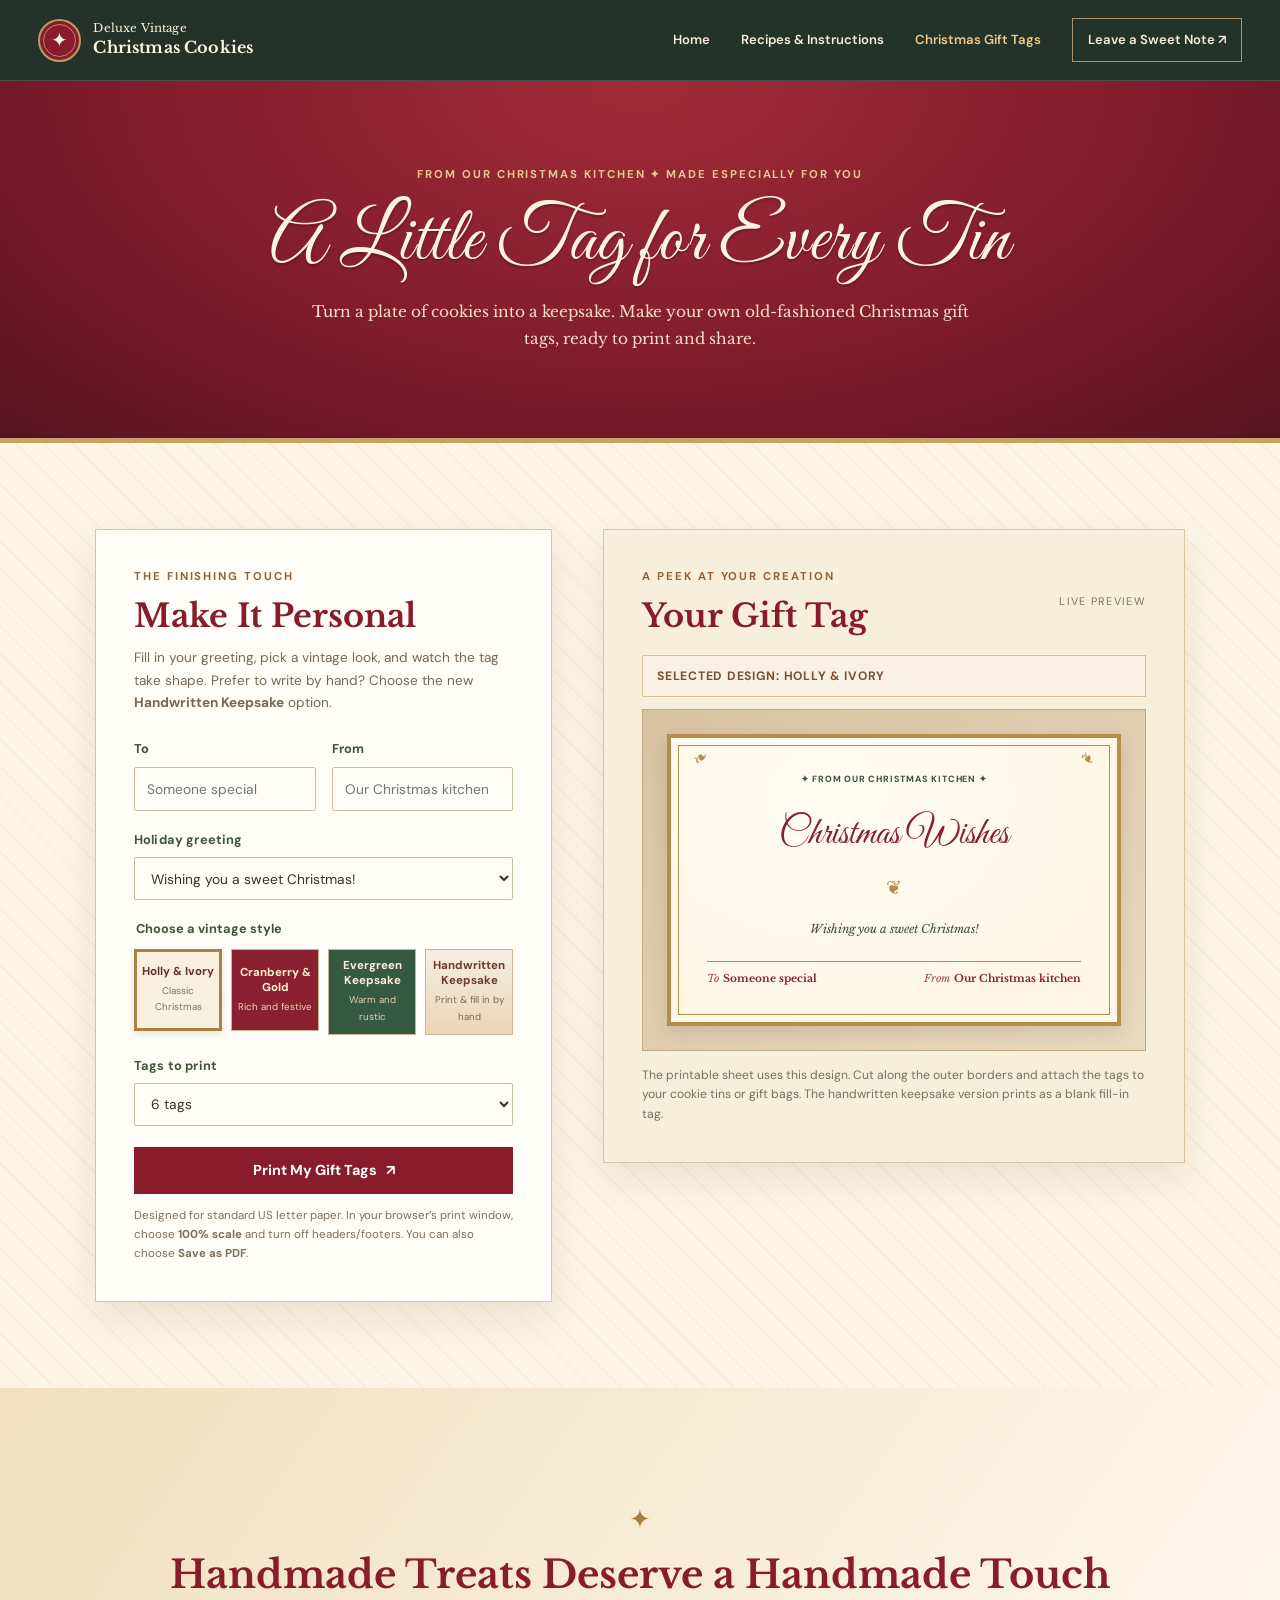
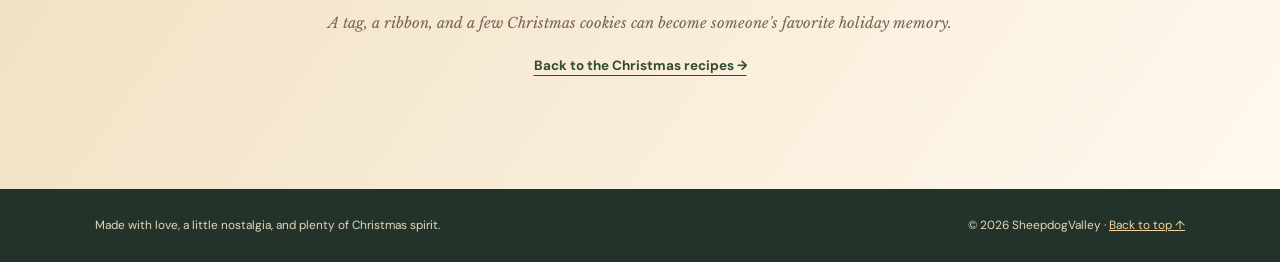
<file: gift-tags.html>
<!doctype html>
<html lang="en">
<head>
  <meta charset="utf-8">
  <meta name="viewport" content="width=device-width,initial-scale=1">
  <meta name="theme-color" content="#344b32">
  <meta name="description" content="Design and print nostalgic vintage Christmas gift tags for your homemade cookie tins.">
  <title>Christmas Gift Tag Maker — Deluxe Vintage Christmas Cookies</title>
  <link rel="preconnect" href="https://fonts.googleapis.com">
  <link rel="preconnect" href="https://fonts.gstatic.com" crossorigin>
  <link href="https://fonts.googleapis.com/css2?family=DM+Sans:wght@400;500;600;700&family=Libre+Baskerville:ital,wght@0,400;0,700;1,400&family=Great+Vibes&family=Playfair+Display:wght@400;600;700&display=swap" rel="stylesheet">
  <link rel="stylesheet" href="css/styles.css">
  <script src="js/site.js" defer></script>
  <script src="js/gift-tags.js" defer></script>
</head>
<body data-page="gift-tags">
  <a class="skip-link" href="#main">Skip to content</a>
  <header class="site-header" id="top">
    <div class="nav-shell">
      <a class="brand" href="index.html" aria-label="Deluxe Vintage Christmas Cookies, home"><span class="brand-mark" aria-hidden="true">✦</span><span>Deluxe Vintage<br><strong>Christmas Cookies</strong></span></a>
      <button class="menu-toggle" aria-label="Open navigation" aria-expanded="false" aria-controls="main-nav"><span></span><span></span><span></span></button>
      <nav id="main-nav" class="main-nav" aria-label="Main navigation">
        <a href="index.html">Home</a>
        <a href="recipes.html">Recipes &amp; Instructions</a>
        <a class="active" aria-current="page" href="gift-tags.html">Christmas Gift Tags</a>
        <a class="nav-guestbook" href="https://forms.gle/14yq1mAK5xDZGLgt8" target="_blank" rel="noopener noreferrer">Leave a Sweet Note ↗</a>
      </nav>
    </div>
  </header>
  <main id="main">
    <section class="tag-masthead">
      <div class="page-width">
        <p class="eyebrow light">From our Christmas kitchen ✦ made especially for you</p>
        <h1>A Little Tag for Every Tin</h1>
        <p>Turn a plate of cookies into a keepsake. Make your own old-fashioned Christmas gift tags, ready to print and share.</p>
      </div>
    </section>
    <section class="tag-maker-section" aria-labelledby="tag-maker-heading">
      <div class="page-width tag-maker-inner">
        <div class="tag-controls-panel">
          <p class="eyebrow">The finishing touch</p>
          <h2 id="tag-maker-heading">Make It Personal</h2>
          <p class="tag-panel-intro">Fill in your greeting, pick a vintage look, and watch the tag take shape. Prefer to write by hand? Choose the new <strong>Handwritten Keepsake</strong> option.</p>
          <form id="gift-tag-form" novalidate>
            <div class="tag-input-grid">
              <label class="tag-field" for="tag-to">To <input id="tag-to" name="to" type="text" maxlength="28" placeholder="Someone special" autocomplete="off"></label>
              <label class="tag-field" for="tag-from">From <input id="tag-from" name="from" type="text" maxlength="28" placeholder="Our Christmas kitchen" autocomplete="off"></label>
            </div>
            <label class="tag-field" for="tag-greeting">Holiday greeting
              <select id="tag-greeting" name="greeting">
                <option value="Wishing you a sweet Christmas!">Wishing you a sweet Christmas!</option>
                <option value="Baked with love, just for you.">Baked with love, just for you.</option>
                <option value="May your days be merry &amp; bright.">May your days be merry &amp; bright.</option>
                <option value="A little taste of Christmas magic.">A little taste of Christmas magic.</option>
                <option value="custom">Write my own message…</option>
              </select>
            </label>
            <label id="custom-greeting-wrap" class="tag-field" for="tag-custom-greeting" hidden>Your message
              <input id="tag-custom-greeting" type="text" maxlength="64" placeholder="Your Christmas greeting">
            </label>
            <fieldset class="tag-styles-fieldset">
              <legend>Choose a vintage style</legend>
              <div class="tag-style-options">
                <label class="tag-style-option"><input type="radio" name="tag-style" value="holly" checked><span><strong>Holly &amp; Ivory</strong><small>Classic Christmas</small></span></label>
                <label class="tag-style-option"><input type="radio" name="tag-style" value="cranberry"><span><strong>Cranberry &amp; Gold</strong><small>Rich and festive</small></span></label>
                <label class="tag-style-option"><input type="radio" name="tag-style" value="evergreen"><span><strong>Evergreen Keepsake</strong><small>Warm and rustic</small></span></label>
                <label class="tag-style-option tag-style-option-handwritten"><input type="radio" name="tag-style" value="handwritten"><span><strong>Handwritten Keepsake</strong><small>Print &amp; fill in by hand</small></span></label>
              </div>
            </fieldset>
            <p id="handwrite-note" class="handwrite-note" hidden>This version prints your illustrated tag as-is so you can fill in the <strong>To</strong> and <strong>From</strong> lines by hand for a more personal touch.</p>
            <div id="handwrite-collection" class="handwrite-collection" hidden>
              <div class="handwrite-collection-header">
                <p class="handwrite-collection-title">Handwritten Keepsake Collection</p>
                <p class="handwrite-collection-copy">Choose one of your printable hand-fill tags. We'll preview the exact tag you selected and print copies of that design.</p>
              </div>
              <div class="handwrite-gallery" role="list" aria-label="Handwritten tag designs">
                <button type="button" class="handwrite-thumb is-active" data-handwritten-image="assets/handwritten-tag-01-cookie-tin-flourish.jpg" data-handwritten-name="Cookie Tin Flourish" data-handwritten-alt="Vintage Christmas gift tag with holly, gold flourishes, sugar cookies, and blank To and From lines for handwriting" aria-pressed="true"><img src="assets/handwritten-tag-01-cookie-tin-flourish.jpg" alt="" loading="lazy"><span>Cookie Tin Flourish</span></button>
                <button type="button" class="handwrite-thumb" data-handwritten-image="assets/handwritten-tag-02-moonlit-sleigh-ride.jpg" data-handwritten-name="Moonlit Sleigh Ride" data-handwritten-alt="Vintage Christmas gift tag with teal flourishes, church, sleigh, deer, stars, and blank To and From lines" aria-pressed="false"><img src="assets/handwritten-tag-02-moonlit-sleigh-ride.jpg" alt="" loading="lazy"><span>Moonlit Sleigh Ride</span></button>
                <button type="button" class="handwrite-thumb" data-handwritten-image="assets/handwritten-tag-03-santa-over-cottage.jpg" data-handwritten-name="Santa Over Cottage" data-handwritten-alt="Vintage red Christmas gift tag with cottage, deer, Santa flying overhead, and blank To and From lines" aria-pressed="false"><img src="assets/handwritten-tag-03-santa-over-cottage.jpg" alt="" loading="lazy"><span>Santa Over Cottage</span></button>
                <button type="button" class="handwrite-thumb" data-handwritten-image="assets/handwritten-tag-04-cookie-flourish-classic.jpg" data-handwritten-name="Cookie Flourish Classic" data-handwritten-alt="Vintage Christmas cookie themed gift tag with decorative flourishes and blank To and From lines" aria-pressed="false"><img src="assets/handwritten-tag-04-cookie-flourish-classic.jpg" alt="" loading="lazy"><span>Cookie Flourish Classic</span></button>
                <button type="button" class="handwrite-thumb" data-handwritten-image="assets/handwritten-tag-05-cozy-kitchen-keepsake.jpg" data-handwritten-name="Cozy Kitchen Keepsake" data-handwritten-alt="Vintage Christmas gift tag with cookie plate, festive tin, and blank To and From lines" aria-pressed="false"><img src="assets/handwritten-tag-05-cozy-kitchen-keepsake.jpg" alt="" loading="lazy"><span>Cozy Kitchen Keepsake</span></button>
                <button type="button" class="handwrite-thumb" data-handwritten-image="assets/handwritten-tag-06-snowy-cabin-keepsake.jpg" data-handwritten-name="Snowy Cabin Keepsake" data-handwritten-alt="Vintage printable gift tag with snowy cabin, pinecones, and blank To and From lines" aria-pressed="false"><img src="assets/handwritten-tag-06-snowy-cabin-keepsake.jpg" alt="" loading="lazy"><span>Snowy Cabin Keepsake</span></button>
                <button type="button" class="handwrite-thumb" data-handwritten-image="assets/handwritten-tag-07-white-village-greeting.jpg" data-handwritten-name="White Village Greeting" data-handwritten-alt="Vintage Merry Christmas gift tag with snowy village and blank To and From lines" aria-pressed="false"><img src="assets/handwritten-tag-07-white-village-greeting.jpg" alt="" loading="lazy"><span>White Village Greeting</span></button>
                <button type="button" class="handwrite-thumb" data-handwritten-image="assets/handwritten-tag-08-white-christmas-village.jpg" data-handwritten-name="White Christmas Village" data-handwritten-alt="A Very Merry White Christmas gift tag with snowy village scene and blank To and From lines" aria-pressed="false"><img src="assets/handwritten-tag-08-white-christmas-village.jpg" alt="" loading="lazy"><span>White Christmas Village</span></button>
                <button type="button" class="handwrite-thumb" data-handwritten-image="assets/handwritten-tag-09-carolers-christmas-scene.jpg" data-handwritten-name="Carolers Christmas Scene" data-handwritten-alt="A Very Merry Christmas gift tag with village square, carolers, snowman, and blank To and From lines" aria-pressed="false"><img src="assets/handwritten-tag-09-carolers-christmas-scene.jpg" alt="" loading="lazy"><span>Carolers Christmas Scene</span></button>
                <button type="button" class="handwrite-thumb" data-handwritten-image="assets/handwritten-tag-10-little-deer-holiday.jpg" data-handwritten-name="Little Deer Holiday" data-handwritten-alt="Merry Christmas gift tag with a little deer in a snowy scene and blank To and From lines" aria-pressed="false"><img src="assets/handwritten-tag-10-little-deer-holiday.jpg" alt="" loading="lazy"><span>Little Deer Holiday</span></button>
              </div>
            </div>

            <label class="tag-field" for="tag-count">Tags to print
              <select id="tag-count" name="count"><option value="1">1 tag</option><option value="2">2 tags</option><option value="4">4 tags</option><option value="6" selected>6 tags</option></select>
            </label>
            <button type="button" class="button button-cranberry tag-print-button" id="print-gift-tags">Print My Gift Tags <span aria-hidden="true">↗</span></button>
            <p class="tag-print-help">Designed for standard US letter paper. In your browser’s print window, choose <strong>100% scale</strong> and turn off headers/footers. You can also choose <strong>Save as PDF</strong>.</p>
          </form>
        </div>
        <div class="tag-preview-panel">
          <div class="tag-preview-header"><div><p class="eyebrow">A peek at your creation</p><h2>Your Gift Tag</h2></div><span class="tag-preview-note">Live preview</span></div>
          <p class="tag-preview-current" id="tag-preview-current">Selected design: Holly &amp; Ivory</p>
          <div class="tag-preview-stage">
            <div class="tag-design" id="tag-preview" data-style="holly" aria-label="Preview of your personalized Christmas gift tag">
              <div class="tag-interior">
                <span class="tag-corner tag-corner-left" aria-hidden="true">❧</span><span class="tag-corner tag-corner-right" aria-hidden="true">❧</span>
                <p class="tag-overline">✦ FROM OUR CHRISTMAS KITCHEN ✦</p>
                <h3 class="tag-title">Christmas Wishes</h3>
                <div class="tag-small-divider" aria-hidden="true">❦</div>
                <p class="tag-message" data-tag-message>Wishing you a sweet Christmas!</p>
                <div class="tag-names"><p><span>To</span><strong data-tag-to>Someone special</strong></p><p><span>From</span><strong data-tag-from>Our Christmas kitchen</strong></p></div>
              </div>
            </div>
            <figure class="tag-image-preview" id="handwritten-preview" hidden aria-label="Preview of the handwritten keepsake gift tag">
              <img src="assets/handwritten-tag-01-cookie-tin-flourish.jpg" alt="Vintage Christmas gift tag with holly, gold flourishes, sugar cookies, and blank To and From lines for handwriting" loading="lazy">
              <figcaption class="tag-image-caption" id="handwritten-caption">Cookie Tin Flourish</figcaption>
            </figure>
          </div>
          <p class="tag-preview-footnote">The printable sheet uses this design. Cut along the outer borders and attach the tags to your cookie tins or gift bags. The handwritten keepsake version prints as a blank fill-in tag.</p>
        </div>
      </div>
    </section>
    <section class="tag-afterword section-pad"><div class="page-width"><span aria-hidden="true" class="afterword-ornament">✦</span><h2>Handmade Treats Deserve a Handmade Touch</h2><p>A tag, a ribbon, and a few Christmas cookies can become someone's favorite holiday memory.</p><a class="text-link" href="recipes.html">Back to the Christmas recipes →</a></div></section>
  </main>
  <div class="print-sheet" id="print-sheet" aria-hidden="true"></div>
  <footer class="site-footer"><div class="page-width footer-inner"><p>Made with love, a little nostalgia, and plenty of Christmas spirit.</p><p>© <span data-year>2026</span> SheepdogValley · <a href="#top">Back to top ↑</a></p></div></footer>
</body>
</html>
</file>
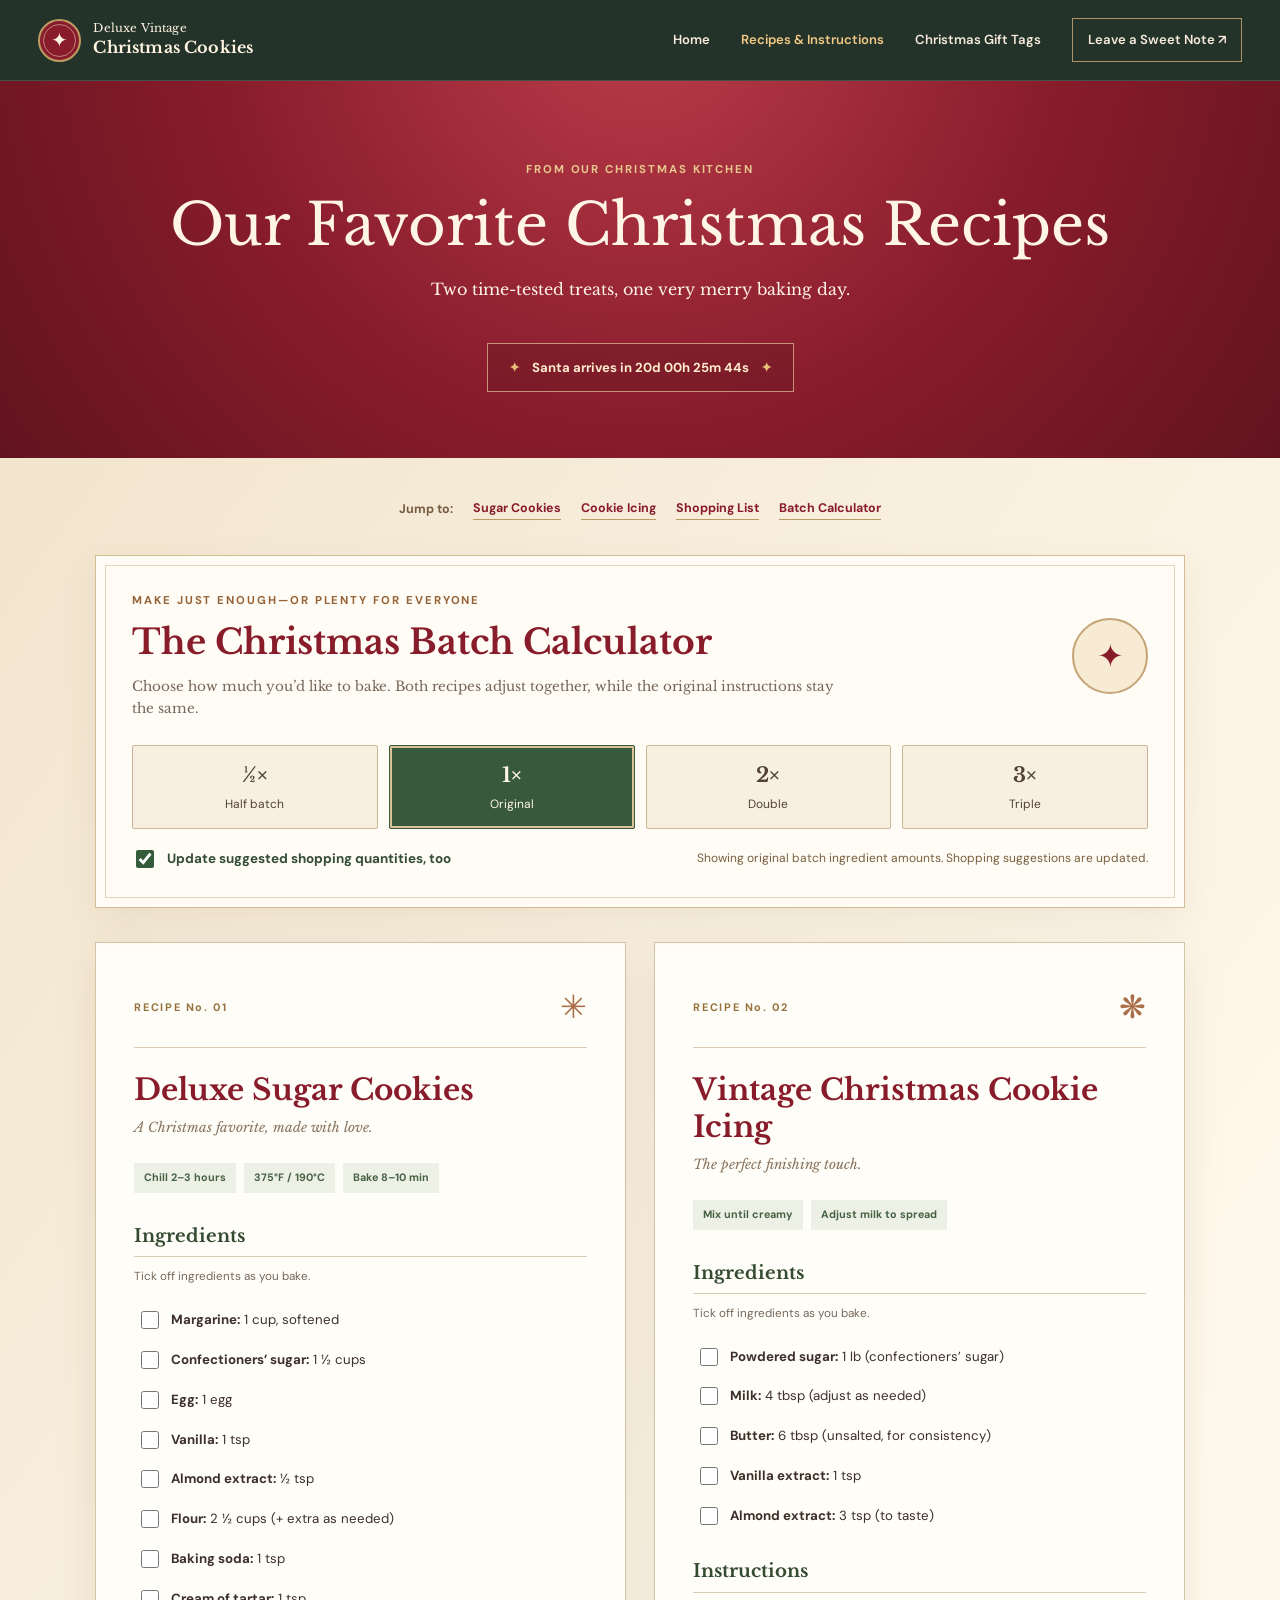
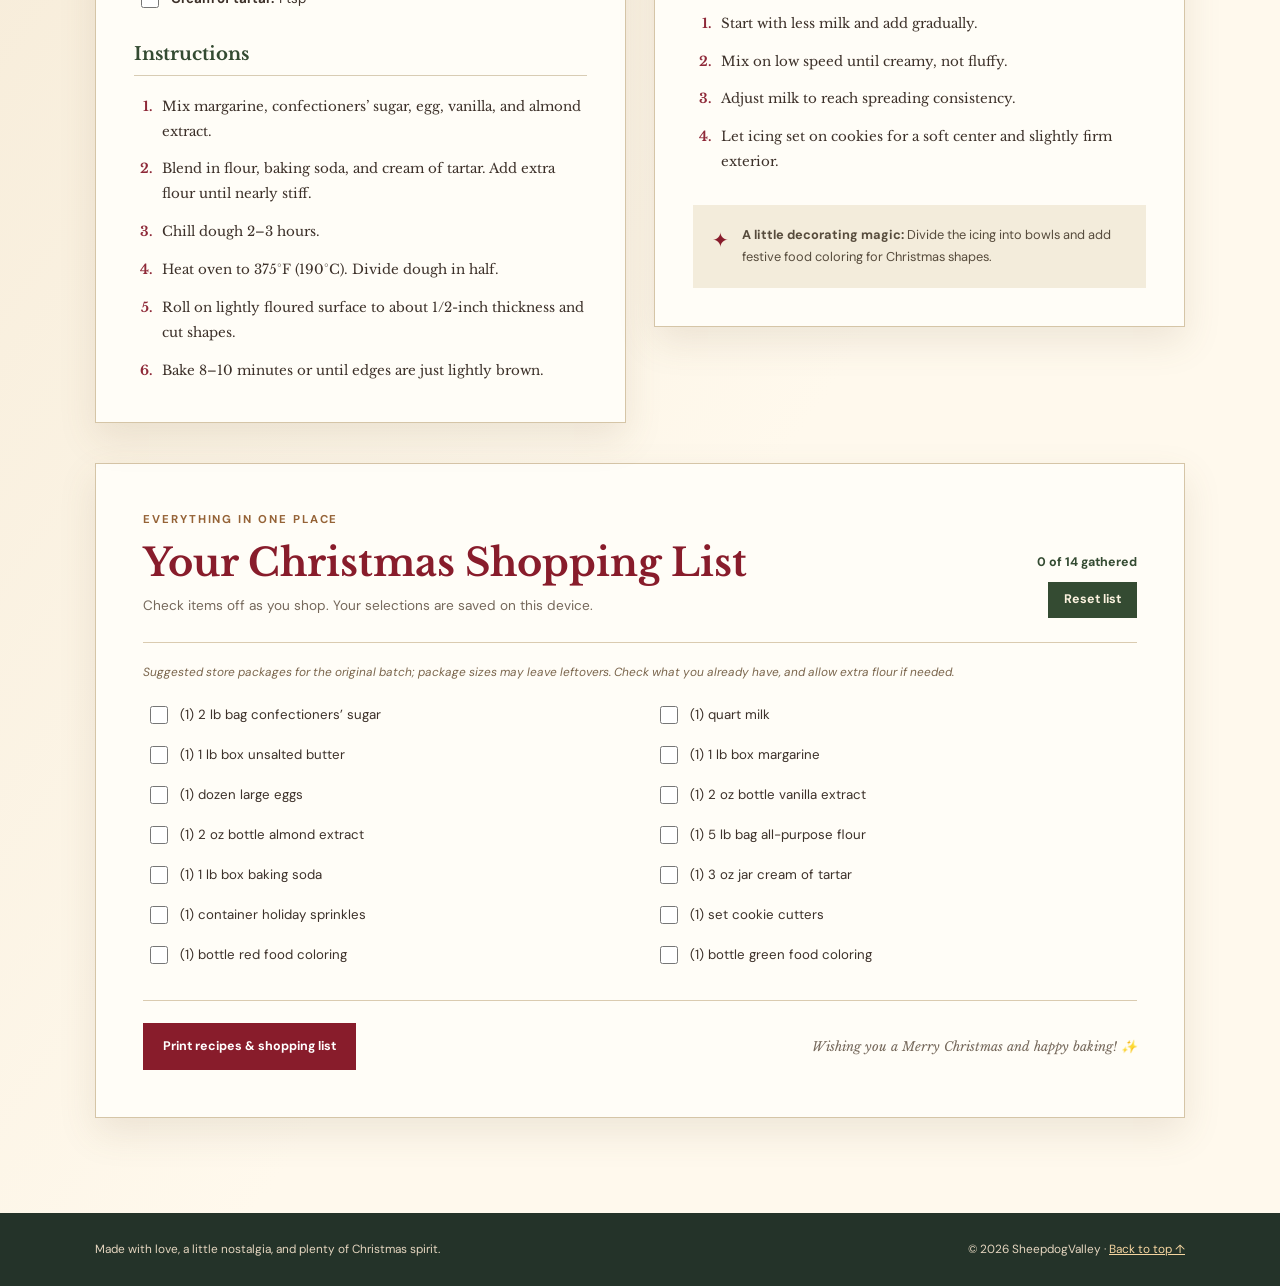
<file: recipes.html>
<!doctype html>
<html lang="en"><head><meta charset="utf-8"><meta name="viewport" content="width=device-width,initial-scale=1"><meta name="theme-color" content="#344b32"><meta name="description" content="Our deluxe vintage Christmas sugar cookies, smooth icing, and interactive shopping checklist."><title>Recipes & Instructions — Deluxe Vintage Christmas Cookies</title><link rel="preconnect" href="https://fonts.googleapis.com"><link rel="preconnect" href="https://fonts.gstatic.com" crossorigin><link href="https://fonts.googleapis.com/css2?family=DM+Sans:wght@400;500;600;700&family=Libre+Baskerville:ital,wght@0,400;0,700;1,400&family=Great+Vibes&display=swap" rel="stylesheet"><link rel="stylesheet" href="css/styles.css"><script src="js/site.js" defer></script><script src="js/batch-calculator.js" defer></script></head>
<body data-page="recipes"><a class="skip-link" href="#main">Skip to content</a><header class="site-header" id="top"><div class="nav-shell"><a class="brand" href="index.html" aria-label="Deluxe Vintage Christmas Cookies, home"><span class="brand-mark" aria-hidden="true">✦</span><span>Deluxe Vintage<br><strong>Christmas Cookies</strong></span></a><button class="menu-toggle" aria-label="Open navigation" aria-expanded="false" aria-controls="main-nav"><span></span><span></span><span></span></button><nav id="main-nav" class="main-nav" aria-label="Main navigation"><a href="index.html">Home</a><a class="active" aria-current="page" href="recipes.html">Recipes &amp; Instructions</a><a href="gift-tags.html">Christmas Gift Tags</a><a class="nav-guestbook" href="https://forms.gle/14yq1mAK5xDZGLgt8" target="_blank" rel="noopener noreferrer">Leave a Sweet Note ↗</a></nav></div></header>
<main id="main"><section class="recipe-masthead"><div class="page-width"><p class="eyebrow light">From our Christmas kitchen</p><h1>Our Favorite Christmas Recipes</h1><p>Two time-tested treats, one very merry baking day.</p><div class="countdown" aria-label="Countdown to Christmas"><span aria-hidden="true">✦</span><span id="countdown-text" aria-live="off">Counting the days until Christmas…</span><span aria-hidden="true">✦</span></div></div></section>
<div class="recipe-page-main"><div class="page-width"><nav class="recipe-jump" aria-label="On this page"><span>Jump to:</span><a href="#sugar-cookies">Sugar Cookies</a><a href="#cookie-icing">Cookie Icing</a><a href="#shopping-list">Shopping List</a><a href="#batch-calculator">Batch Calculator</a></nav>
<section class="batch-calculator" id="batch-calculator" aria-labelledby="batch-title">
  <div class="batch-intro">
    <div><p class="eyebrow">Make just enough—or plenty for everyone</p><h2 id="batch-title">The Christmas Batch Calculator</h2>
    <p>Choose how much you’d like to bake. Both recipes adjust together, while the original instructions stay the same.</p></div>
    <span class="batch-seal" aria-hidden="true">✦</span>
  </div>
  <div class="batch-controls" role="group" aria-label="Choose recipe batch size">
    <button class="scale-option" type="button" data-scale="0.5" aria-pressed="false"><strong>½×</strong><span>Half batch</span></button>
    <button class="scale-option is-active" type="button" data-scale="1" aria-pressed="true"><strong>1×</strong><span>Original</span></button>
    <button class="scale-option" type="button" data-scale="2" aria-pressed="false"><strong>2×</strong><span>Double</span></button>
    <button class="scale-option" type="button" data-scale="3" aria-pressed="false"><strong>3×</strong><span>Triple</span></button>
  </div>
  <div class="batch-bottom">
    <label class="batch-shop-toggle"><input type="checkbox" id="batch-sync-shopping" checked><span>Update suggested shopping quantities, too</span></label>
    <p id="batch-status" class="batch-status" role="status" aria-live="polite">Showing the original recipe amounts.</p>
  </div>
  <p id="batch-egg-tip" class="batch-egg-tip" hidden>Half-batch egg tip: Beat one egg in a small bowl, then use half for the dough.</p>
</section>
<div class="recipe-grid">
<article class="recipe-card" id="sugar-cookies"><div class="recipe-card-top"><span class="recipe-number">RECIPE No. 01</span><span class="recipe-symbol" aria-hidden="true">✳</span></div><h2>Deluxe Sugar Cookies</h2><p class="recipe-subtitle">A Christmas favorite, made with love.</p><div class="recipe-meta"><span>Chill 2–3 hours</span><span>375°F / 190°C</span><span>Bake 8–10 min</span></div><h3>Ingredients</h3><p class="hint">Tick off ingredients as you bake.</p><div class="checklist" data-list="sugar">
<label><input type="checkbox" data-id="sugar-margarine"><span><strong>Margarine:</strong> <span class="ingredient-amount" data-ingredient="sugar-margarine">1 cup, softened</span></span></label><label><input type="checkbox" data-id="sugar-powdered"><span><strong>Confectioners’ sugar:</strong> <span class="ingredient-amount" data-ingredient="sugar-powdered">1 1/2 cups</span></span></label><label><input type="checkbox" data-id="sugar-egg"><span><strong>Egg:</strong> <span class="ingredient-amount" data-ingredient="sugar-egg">1</span></span></label><label><input type="checkbox" data-id="sugar-vanilla"><span><strong>Vanilla:</strong> <span class="ingredient-amount" data-ingredient="sugar-vanilla">1 tsp</span></span></label><label><input type="checkbox" data-id="sugar-almond"><span><strong>Almond extract:</strong> <span class="ingredient-amount" data-ingredient="sugar-almond">1/2 tsp</span></span></label><label><input type="checkbox" data-id="sugar-flour"><span><strong>Flour:</strong> <span class="ingredient-amount" data-ingredient="sugar-flour">2 1/2 cups (+ extra as needed)</span></span></label><label><input type="checkbox" data-id="sugar-soda"><span><strong>Baking soda:</strong> <span class="ingredient-amount" data-ingredient="sugar-soda">1 tsp</span></span></label><label><input type="checkbox" data-id="sugar-tartar"><span><strong>Cream of tartar:</strong> <span class="ingredient-amount" data-ingredient="sugar-tartar">1 tsp</span></span></label></div><h3>Instructions</h3><ol class="steps"><li>Mix margarine, confectioners’ sugar, egg, vanilla, and almond extract.</li><li>Blend in flour, baking soda, and cream of tartar. Add extra flour until nearly stiff.</li><li>Chill dough 2–3 hours.</li><li>Heat oven to 375°F (190°C). Divide dough in half.</li><li>Roll on lightly floured surface to about 1/2-inch thickness and cut shapes.</li><li>Bake 8–10 minutes or until edges are just lightly brown.</li></ol></article>
<article class="recipe-card" id="cookie-icing"><div class="recipe-card-top"><span class="recipe-number">RECIPE No. 02</span><span class="recipe-symbol" aria-hidden="true">❋</span></div><h2>Vintage Christmas Cookie Icing</h2><p class="recipe-subtitle">The perfect finishing touch.</p><div class="recipe-meta"><span>Mix until creamy</span><span>Adjust milk to spread</span></div><h3>Ingredients</h3><p class="hint">Tick off ingredients as you bake.</p><div class="checklist" data-list="icing"><label><input type="checkbox" data-id="icing-sugar"><span><strong>Powdered sugar:</strong> <span class="ingredient-amount" data-ingredient="icing-sugar">1 lb (confectioners’ sugar)</span></span></label><label><input type="checkbox" data-id="icing-milk"><span><strong>Milk:</strong> <span class="ingredient-amount" data-ingredient="icing-milk">4 tbsp (adjust as needed)</span></span></label><label><input type="checkbox" data-id="icing-butter"><span><strong>Butter:</strong> <span class="ingredient-amount" data-ingredient="icing-butter">6 tbsp (unsalted, for consistency)</span></span></label><label><input type="checkbox" data-id="icing-vanilla"><span><strong>Vanilla extract:</strong> <span class="ingredient-amount" data-ingredient="icing-vanilla">1 tsp</span></span></label><label><input type="checkbox" data-id="icing-almond"><span><strong>Almond extract:</strong> <span class="ingredient-amount" data-ingredient="icing-almond">3 tsp (to taste)</span></span></label></div><h3>Instructions</h3><ol class="steps"><li>Start with less milk and add gradually.</li><li>Mix on low speed until creamy, not fluffy.</li><li>Adjust milk to reach spreading consistency.</li><li>Let icing set on cookies for a soft center and slightly firm exterior.</li></ol><div class="tip"><span aria-hidden="true">✦</span><p><strong>A little decorating magic:</strong> Divide the icing into bowls and add festive food coloring for Christmas shapes.</p></div></article>
</div>
<section class="shopping" id="shopping-list" aria-labelledby="shopping-heading"><div class="shopping-head"><div><p class="eyebrow">Everything in one place</p><h2 id="shopping-heading">Your Christmas Shopping List</h2><p>Check items off as you shop. Your selections are saved on this device.</p></div><div class="shopping-tools"><span id="shopping-progress" aria-live="polite">0 of 14 gathered</span><button type="button" class="button button-dark" id="reset-shopping">Reset list</button></div></div><p id="shopping-batch-note" class="shopping-batch-note">Suggested store packages for one batch. You may have leftovers, and extra flour may be needed.</p><div class="shopping-list checklist" data-list="shopping"><label><input type="checkbox" data-id="shop-powdered"><span data-shopping-text="shop-powdered">(1) 2 lb bag confectioners’ sugar</span></label><label><input type="checkbox" data-id="shop-milk"><span data-shopping-text="shop-milk">(1) quart milk</span></label><label><input type="checkbox" data-id="shop-butter"><span data-shopping-text="shop-butter">(1) 1 lb box unsalted butter</span></label><label><input type="checkbox" data-id="shop-margarine"><span data-shopping-text="shop-margarine">(1) 1 lb box margarine</span></label><label><input type="checkbox" data-id="shop-eggs"><span data-shopping-text="shop-eggs">(1) dozen large eggs</span></label><label><input type="checkbox" data-id="shop-vanilla"><span data-shopping-text="shop-vanilla">(1) 2 oz bottle vanilla extract</span></label><label><input type="checkbox" data-id="shop-almond"><span data-shopping-text="shop-almond">(1) 2 oz bottle almond extract</span></label><label><input type="checkbox" data-id="shop-flour"><span data-shopping-text="shop-flour">(1) 5 lb bag all-purpose flour</span></label><label><input type="checkbox" data-id="shop-soda"><span data-shopping-text="shop-soda">(1) 1 lb box baking soda</span></label><label><input type="checkbox" data-id="shop-tartar"><span data-shopping-text="shop-tartar">(1) 3 oz jar cream of tartar</span></label><label><input type="checkbox" data-id="shop-sprinkles"><span data-shopping-text="shop-sprinkles">(1) container holiday sprinkles</span></label><label><input type="checkbox" data-id="shop-cutters"><span data-shopping-text="shop-cutters">(1) set cookie cutters</span></label><label><input type="checkbox" data-id="shop-red"><span data-shopping-text="shop-red">(1) bottle red food coloring</span></label><label><input type="checkbox" data-id="shop-green"><span data-shopping-text="shop-green">(1) bottle green food coloring</span></label></div><div class="shopping-footer"><button type="button" class="button button-cranberry" id="print-recipes">Print recipes &amp; shopping list</button><p>Wishing you a Merry Christmas and happy baking! ✨</p></div></section>
</div></div></main><footer class="site-footer"><div class="page-width footer-inner"><p>Made with love, a little nostalgia, and plenty of Christmas spirit.</p><p>© <span data-year>2026</span> SheepdogValley · <a href="#top">Back to top ↑</a></p></div></footer></body></html>
</file>
<file: css/styles.css>
:root{--evergreen:#344b32;--green:#456739;--deep-green:#233a2d;--cranberry:#881c2b;--cranberry-dark:#681322;--ivory:#fbf2df;--paper:#fffbf3;--gold:#bd9b63;--ink:#3c3029;--muted:#75685b;--line:#dacbb0;--hero-image:none} /* PLACEHOLDER: set --hero-image:url('YOUR_HERO_IMAGE_URL'); */
*,*::before,*::after{box-sizing:border-box}html{scroll-behavior:smooth;scroll-padding-top:86px}body{margin:0;background:var(--ivory);color:var(--ink);font-family:'DM Sans',Arial,sans-serif;line-height:1.65}a{color:inherit}img{max-width:100%}button,input{font:inherit}button{cursor:pointer}h1,h2,h3,p{margin-top:0}h1,h2,h3{font-family:'Libre Baskerville',Georgia,serif;line-height:1.25}h1{font-size:clamp(2.25rem,5vw,4.6rem)}h2{font-size:clamp(1.8rem,3vw,3rem)}h3{font-size:1.25rem}.page-width{max-width:1190px;margin-inline:auto;padding-inline:clamp(20px,4vw,50px)}.section-pad{padding-block:clamp(64px,9vw,110px)}.centered{text-align:center}.eyebrow{color:#956337;letter-spacing:.17em;text-transform:uppercase;font-size:.71rem;font-weight:700;line-height:1.5}.eyebrow.light{color:#e6c890}.skip-link{position:absolute;z-index:100;top:-100px;left:20px;padding:10px;background:white}.skip-link:focus{top:8px}.site-header{position:relative;z-index:20;background:#243329;color:#fff4e2;border-bottom:1px solid #ffffff25}.nav-shell{max-width:1480px;min-height:80px;display:flex;align-items:center;justify-content:space-between;gap:25px;margin:auto;padding:12px clamp(20px,3vw,46px)}.brand{display:flex;align-items:center;gap:12px;text-decoration:none;font-family:'Libre Baskerville',Georgia,serif;font-size:.73rem;line-height:1.35;letter-spacing:.015em}.brand strong{font-size:1rem;font-weight:700}.brand-mark{width:43px;height:43px;display:grid;place-items:center;flex-shrink:0;background:var(--cranberry);border:2px solid var(--gold);outline:1px solid #fff2d278;outline-offset:-6px;color:var(--ivory);font-size:1.25rem;border-radius:50%}.main-nav{display:flex;align-items:center;gap:clamp(15px,2.4vw,35px)}.main-nav a{text-decoration:none;color:#f7ebdd;font-size:.82rem;font-weight:600;transition:color .2s}.main-nav a:hover,.main-nav a.active{color:#f2ca85}.main-nav .nav-guestbook{border:1px solid #ac946d;padding:10px 15px}.menu-toggle{display:none;background:transparent;border:1px solid #cab78e7a;padding:9px;border-radius:3px}.menu-toggle span{display:block;width:22px;height:2px;background:#fff1d8;margin:4px 0}
/* HOME HERO v3 — artwork first, no framed sign. */
.hero{position:relative;min-height:min(780px,calc(100svh - 80px));display:grid;isolation:isolate;overflow:hidden;background:#f7e9d0}
.hero-visual{position:absolute;inset:0;z-index:-2}
.hero-artwork{display:block;width:100%;height:100%;object-fit:cover;object-position:center center}
.hero-artwork.is-missing{display:none}
.hero-visual:has(.is-missing){background:linear-gradient(120deg,#faf0da 0%,#e8d0aa 45%,#5d704d 100%)}
/* Gentle illumination keeps the title legible without hiding the painting. */
.hero:after{content:"";position:absolute;inset:0;z-index:-1;pointer-events:none;background:linear-gradient(90deg,rgba(255,248,231,.64) 0%,rgba(255,248,231,.28) 32%,rgba(255,248,231,0) 65%)}
.hero-content{width:min(1470px,100%);min-height:inherit;display:flex;align-items:center;justify-content:flex-start;margin:0 auto;padding:48px clamp(28px,6.7vw,112px) 84px}
.hero-lettering{width:min(650px,53%);text-align:center;transform:translateY(-13px);color:#7e1023}
.hero-kicker{display:block;font-family:'DM Sans',sans-serif;font-weight:700;letter-spacing:.24em;font-size:clamp(.62rem,.85vw,.82rem);color:#8a5a2b;line-height:1.7}
.hero-lettering h1{font-family:'Great Vibes',cursive;font-weight:400;font-size:clamp(3.9rem,5.55vw,6.5rem);line-height:.99;margin:21px 0 14px;letter-spacing:0;color:#831426;-webkit-text-stroke:.7px #831426;text-shadow:0 2px 2px rgba(255,248,233,.72)}
.hero-lettering h1 span{display:block;white-space:nowrap}
.hero-divider{display:flex;align-items:center;justify-content:center;gap:16px;margin:11px auto 9px;color:#ae7a3f;font-size:1.6rem;max-width:390px}
.hero-divider:before,.hero-divider:after{content:"";height:1px;flex:1;background:linear-gradient(90deg,transparent,#bb985f)}
.hero-divider:after{transform:rotate(180deg)}
.hero-lettering p{font-family:'Playfair Display',Georgia,serif;font-weight:700;letter-spacing:.12em;text-transform:uppercase;color:#31533d;font-size:clamp(.91rem,1.15vw,1.23rem);line-height:1.45;margin:0;text-shadow:0 1px 0 #fff8edb0}
.scroll-cue{position:absolute;z-index:3;bottom:17px;left:50%;transform:translateX(-50%);text-align:center;text-decoration:none;color:#fff8e7;filter:drop-shadow(0 2px 4px #000a)}
.scroll-cue span{display:block;font-size:2rem;line-height:1}.scroll-cue small{font-size:.7rem;letter-spacing:.1em;text-transform:uppercase}
@media (max-width: 1000px) and (min-width:681px){.hero{min-height:650px}.hero-lettering{width:58%}.hero-lettering h1{font-size:clamp(3.1rem,5.7vw,4.6rem)}}
@media (max-width:680px){
  .hero{min-height:0;display:flex;flex-direction:column;overflow:hidden}
  .hero-visual{position:relative;inset:auto;width:100%;z-index:0;background:#f7e9d0}
  .hero-artwork{width:100%;height:auto;object-fit:contain}
  .hero-visual:has(.is-missing){aspect-ratio:16/9}
  .hero:after{display:none}
  .hero-content{width:100%;min-height:0;margin:0;padding:27px 18px 32px;background:#f9edda;border-top:3px solid #ae8a50;border-bottom:1px solid #d9c4a3;display:block}
  .hero-lettering{width:100%;transform:none;margin:0 auto;max-width:530px}
  .hero-kicker{letter-spacing:.15em;font-size:.58rem}
  .hero-lettering h1{font-size:clamp(2.75rem,10.3vw,4.8rem);line-height:1.05;margin:14px 0 8px;-webkit-text-stroke:.35px #831426}
  .hero-lettering h1 span{white-space:normal}
  .hero-divider{max-width:250px;font-size:1.25rem;margin:6px auto}
  .hero-lettering p{font-size:clamp(.75rem,2.65vw,.95rem);letter-spacing:.12em}
  .scroll-cue{display:none}
}
.welcome{background:radial-gradient(ellipse at 15% 20%,#577445,var(--green) 45%,#2d4b30);color:var(--ivory);position:relative;padding:clamp(45px,7vw,85px) 0}.welcome::before,.welcome::after{content:'';position:absolute;left:22px;right:22px;pointer-events:none;border-top:1px solid #d1af71aa}.welcome::before{top:18px}.welcome::after{bottom:18px}.welcome-inner{display:grid;grid-template-columns:minmax(0,1fr) minmax(0,1fr);gap:clamp(30px,6vw,95px);align-items:center}.picture-frame{max-width:530px;width:100%;margin:0 auto;padding:11px;background:#f9efd8;border:3px solid var(--gold);outline:1px solid #dac290;outline-offset:-8px;box-shadow:0 22px 45px #17281964;transform:rotate(-.8deg)}.picture-mat{background:#8b1424;border:1px solid #ac8358;padding:5px}.picture-mat img{display:block;width:100%;height:auto;aspect-ratio:854/480;object-fit:cover}.picture-frame figcaption{font-family:'Libre Baskerville',Georgia,serif;font-style:italic;color:#685039;text-align:center;font-size:.74rem;margin:10px 0 4px}.welcome-copy{text-align:center;max-width:510px;margin:auto}.welcome-copy h2{font-weight:400;font-size:clamp(2rem,3.5vw,3.7rem);line-height:1.22;letter-spacing:-.035em;margin:15px 0 5px}.welcome-copy>p:not(.eyebrow){font-family:'Libre Baskerville',serif;color:#f7ebda;font-size:.95rem;line-height:1.85}.flourish{display:block;color:#e5c28d;font-size:1.9rem;margin:10px auto}.button-row{display:flex;flex-wrap:wrap;align-items:center;justify-content:center;gap:12px;margin-top:25px}.button{display:inline-flex;min-height:47px;align-items:center;justify-content:center;gap:9px;padding:11px 19px;text-decoration:none;text-align:center;border:1px solid transparent;font-size:.78rem;font-weight:700;transition:background .16s,transform .16s,border-color .16s;line-height:1.35}.button:hover{transform:translateY(-2px)}.button:focus-visible,a:focus-visible,button:focus-visible,input:focus-visible{outline:3px solid #e8ad46;outline-offset:3px}.button-cream{color:#73202a;background:var(--ivory);border-color:#e4d1ad}.button-cream:hover{background:white}.button-outline{color:#fff1d9;border-color:#e5d0a5;background:transparent}.button-outline:hover{background:#ffffff1c}.button-dark{background:var(--evergreen);color:var(--ivory)}.button-cranberry{background:var(--cranberry);color:#fff}
.story{background:repeating-linear-gradient(45deg,#f4ead500 0 18px,#a67d3220 19px 20px),var(--ivory)}.story-inner{display:grid;grid-template-columns:.95fr 1.05fr;gap:clamp(30px,5vw,100px);align-items:start}.story-lead h2{color:var(--cranberry)}.mini-rule{display:flex;align-items:center;gap:12px;color:var(--gold);width:100%;margin:25px 0}.mini-rule:before,.mini-rule:after{content:'';height:1px;width:35%;background:var(--gold)}.story-body{padding-left:clamp(0px,3vw,44px);border-left:1px solid var(--line);font-family:'Libre Baskerville',Georgia,serif;font-size:.95rem;line-height:2}.story-body p:last-child{margin-bottom:0}.recipe-teaser{background:#fffaf0}.recipe-teaser h2{margin:12px 0 35px;color:var(--cranberry)}.teaser-grid{display:grid;grid-template-columns:repeat(2,minmax(0,1fr));gap:25px}.teaser-card{overflow:hidden;border:1px solid var(--line);background:#fffdf8;box-shadow:0 10px 30px #6c542214}.teaser-art{min-height:175px;display:flex;flex-direction:column;justify-content:center;align-items:center;color:#fff3dd;border-bottom:4px solid var(--gold)}.teaser-art span{font-family:Georgia,serif;font-size:5.5rem;line-height:1}.teaser-art small{font-family:'Libre Baskerville',serif;font-style:italic}.teaser-art-cookie{background:radial-gradient(circle at 50% 50%,#b43a46,#7d1d28 70%)}.teaser-art-icing{background:radial-gradient(circle at 50% 50%,#6d8c60,#385b42 72%)}.teaser-copy{padding:30px}.card-number{font-size:.65rem;font-weight:700;color:#9e7b42;letter-spacing:.17em}.teaser-copy h3{color:var(--cranberry);margin:5px 0 12px}.teaser-copy p:not(.card-number){font-size:.88rem;color:var(--muted)}.text-link{color:var(--evergreen);font-size:.84rem;font-weight:700;text-decoration-thickness:1px;text-underline-offset:5px}.closing{background:var(--cranberry-dark);color:#f8e9d0}.closing-inner{display:grid;grid-template-columns:1.1fr 1fr;align-items:center;gap:clamp(35px,6vw,90px)}.closing-card{width:100%;border:7px solid #f6e8cb;box-shadow:0 16px 35px #2b07144d}.closing h2{margin:12px 0 18px}.closing p:not(.eyebrow){max-width:450px;font-family:'Libre Baskerville',serif;line-height:1.9}.closing .button{margin-top:10px}.site-footer{background:#243329;color:#e4d5bf;padding:27px 0}.footer-inner{display:flex;gap:15px;justify-content:space-between;align-items:center;font-size:.74rem}.footer-inner p{margin:0}.footer-inner a{color:#f5d5a0}
/* Recipe page */
.recipe-masthead{text-align:center;color:#fff5e6;padding:80px 0 66px;background:radial-gradient(circle at 50% -20%,#bc3d4b,var(--cranberry) 54%,#62131f)}.recipe-masthead h1{font-size:clamp(2.1rem,4.5vw,4rem);margin:10px 0 15px;font-weight:400}.recipe-masthead p:not(.eyebrow){font-family:'Libre Baskerville',Georgia,serif}.countdown{display:inline-flex;align-items:center;gap:12px;justify-content:center;margin-top:24px;padding:13px 21px;border:1px solid #eac793b3;background:#40101c35;color:#ffebce;font-size:.82rem;font-weight:700}.countdown span:first-child,.countdown span:last-child{color:#e7be79}.recipe-page-main{padding:30px 0 95px;background:linear-gradient(125deg,#f2e5ce 0%,#fff9ed 65%)}.recipe-jump{display:flex;flex-wrap:wrap;align-items:center;justify-content:center;gap:10px 20px;margin:10px 0 35px;font-size:.78rem}.recipe-jump span{font-weight:700;color:#765c40}.recipe-jump a{color:var(--cranberry);text-decoration:none;font-weight:700;border-bottom:1px solid #ba9a65}.recipe-grid{display:grid;grid-template-columns:repeat(2,minmax(0,1fr));gap:28px;align-items:start}.recipe-card{background:#fffdf7;border:1px solid #d5c5a7;padding:clamp(23px,3vw,43px);box-shadow:0 15px 35px #76604220;scroll-margin-top:95px}.recipe-card-top{display:flex;align-items:center;justify-content:space-between;border-bottom:1px solid var(--line);padding-bottom:13px;margin-bottom:24px}.recipe-number{color:#95723d;letter-spacing:.15em;font-size:.68rem;font-weight:700}.recipe-symbol{font-size:2rem;color:#aa6e48}.recipe-card h2{color:var(--cranberry);font-size:clamp(1.8rem,2.3vw,2.45rem);margin-bottom:8px}.recipe-subtitle{font-family:'Libre Baskerville',serif;font-style:italic;color:#87735e;font-size:.84rem}.recipe-meta{display:flex;flex-wrap:wrap;gap:8px;margin:24px 0 32px}.recipe-meta span{padding:6px 10px;font-size:.67rem;font-weight:700;background:#edf0e5;color:#456144}.recipe-card h3{color:var(--evergreen);font-size:1.13rem;border-bottom:1px solid #d8ccb4;padding-bottom:9px;margin:26px 0 10px}.hint{color:var(--muted);font-size:.73rem;margin:0 0 15px}.checklist{display:grid;gap:4px}.checklist label{display:flex;align-items:flex-start;gap:12px;padding:8px 7px;border-radius:3px;cursor:pointer;line-height:1.5;font-size:.83rem}.checklist label:hover{background:#f3ead9}.checklist input{width:18px;height:18px;margin:1px 0 0;flex:none;accent-color:var(--green);cursor:pointer}.checklist input:checked+span{color:#8d897e;text-decoration:line-through;text-decoration-color:#9eaa95}.steps{padding-left:23px;margin:19px 0 0;display:grid;gap:13px;font-family:'Libre Baskerville',serif;font-size:.84rem;line-height:1.85}.steps li{padding-left:5px}.steps li::marker{color:#8e2938;font-weight:700}.tip{display:flex;gap:13px;align-items:flex-start;background:#f3ecdb;color:#564b3c;padding:19px;margin-top:30px}.tip>span{font-size:1.25rem;color:var(--cranberry)}.tip p{font-size:.8rem;line-height:1.75;margin:0}.shopping{margin-top:40px;background:#fffdf7;border:1px solid #d5c5a7;box-shadow:0 15px 35px #76604220;padding:clamp(24px,4vw,47px);scroll-margin-top:95px}.shopping-head{display:flex;align-items:end;justify-content:space-between;gap:20px;border-bottom:1px solid var(--line);padding-bottom:24px;margin-bottom:20px}.shopping-head h2{color:var(--cranberry);font-size:clamp(1.8rem,3vw,2.8rem);margin:8px 0}.shopping-head p:last-child{font-size:.85rem;color:var(--muted);margin:0}.shopping-tools{display:flex;flex-direction:column;align-items:flex-end;gap:9px;white-space:nowrap}.shopping-tools span{font-size:.78rem;color:var(--evergreen);font-weight:700}.shopping-tools .button{min-height:36px;padding:8px 15px}.shopping-list{grid-template-columns:repeat(2,minmax(0,1fr));column-gap:25px}.shopping-footer{margin-top:27px;border-top:1px solid var(--line);padding-top:22px;display:flex;justify-content:space-between;align-items:center;gap:20px}.shopping-footer p{font-family:'Libre Baskerville',serif;font-style:italic;color:var(--muted);margin:0;text-align:right;font-size:.8rem}
@media(max-width:850px){.welcome-inner{gap:28px}.story-inner{gap:35px}.main-nav{gap:16px}.main-nav a{font-size:.73rem}.nav-shell{min-height:72px}.picture-frame{padding:7px}.picture-frame figcaption{font-size:.62rem}.welcome-copy h2{font-size:2rem}.welcome-copy>p:not(.eyebrow){font-size:.83rem}.recipe-grid{gap:18px}}
@media(max-width:680px){html{scroll-padding-top:65px}.nav-shell{min-height:64px;padding:9px 17px}.brand{font-size:.63rem;gap:9px}.brand strong{font-size:.76rem}.brand-mark{width:39px;height:39px}.menu-toggle{display:block}.main-nav{display:none;position:absolute;top:100%;left:0;right:0;flex-direction:column;align-items:stretch;gap:0;background:#243329;padding:10px 18px 19px;box-shadow:0 15px 20px #0005}.main-nav.is-open{display:flex}.main-nav a{padding:12px 10px;font-size:.87rem}.main-nav .nav-guestbook{margin-top:7px;text-align:center}.welcome{padding:43px 0}.welcome::before,.welcome::after{left:12px;right:12px}.welcome::before{top:12px}.welcome::after{bottom:12px}.welcome-inner{grid-template-columns:1fr;gap:29px}.picture-frame{width:min(100%,410px);padding:7px;transform:none}.picture-frame figcaption{font-size:.7rem;margin:7px 0 3px}.welcome-copy{max-width:450px}.welcome-copy h2{font-size:clamp(1.95rem,7vw,2.9rem)}.welcome-copy>p:not(.eyebrow){font-size:.87rem}.button-row{margin-top:18px}.button{min-height:44px}.story-inner,.teaser-grid,.closing-inner,.recipe-grid{grid-template-columns:1fr}.story-inner{gap:17px}.story-body{padding:0;border:0;font-size:.87rem;line-height:1.85}.story-lead h2{font-size:clamp(1.8rem,7vw,2.6rem)}.closing-inner{gap:33px}.closing-card{max-width:510px}.closing h2{font-size:2rem}.teaser-art{min-height:140px}.teaser-copy{padding:24px}.footer-inner{flex-direction:column;text-align:center;gap:7px}.recipe-masthead{padding:55px 0 49px}.recipe-masthead h1{font-size:2.25rem}.recipe-page-main{padding-top:20px}.recipe-jump{gap:9px 15px}.recipe-card{scroll-margin-top:75px}.shopping-head{align-items:flex-start;flex-direction:column}.shopping-tools{align-items:flex-start;flex-direction:row;align-items:center;flex-wrap:wrap}.shopping-list{grid-template-columns:1fr}.shopping-footer{flex-direction:column;align-items:stretch}.shopping-footer p{text-align:left}.shopping-footer .button{width:100%}}
@media(max-width:360px){.brand strong{font-size:.68rem}.brand-mark{width:35px;height:35px}.button-row .button{width:100%}.recipe-masthead h1{font-size:1.85rem}.recipe-jump{gap:8px}.recipe-jump span{width:100%;text-align:center}}
@media(prefers-reduced-motion:reduce){html{scroll-behavior:auto}*,*::before,*::after{transition:none!important}}
@media print{@page{margin:16mm}body{background:#fff;color:#000;font:11pt/1.5 Georgia,serif}.site-header,.recipe-masthead,.recipe-jump,.site-footer,.shopping-tools,.shopping-footer button,.skip-link{display:none!important}.recipe-page-main{background:#fff;padding:0}.recipe-card,.shopping{box-shadow:none;border:1px solid #aaa;break-inside:avoid;padding:16px;margin:0 0 15px}.recipe-grid{display:block}.recipe-card h2,.shopping h2{color:#000}.shopping{margin-top:15px}.shopping-list{grid-template-columns:repeat(2,1fr)}.checklist input{appearance:auto}.checklist label{padding:3px}.checklist input:checked+span{text-decoration:none;color:#000}.steps{gap:3px}a{text-decoration:none}html{scroll-behavior:auto}}


/* Interactive Christmas extras — deliberately compatible with existing site */
.holiday-extras{background:linear-gradient(135deg,#f5e8d1,#fffaf0)}
.holiday-extras h2{color:var(--cranberry);margin:12px 0 12px}
.extras-intro{text-align:center;color:var(--muted);font-family:'Libre Baskerville',Georgia,serif;font-style:italic;font-size:.91rem;margin-bottom:34px}
.extras-grid{display:grid;grid-template-columns:repeat(2,minmax(0,1fr));gap:23px}
.extras-card{display:flex;align-items:flex-start;gap:22px;padding:clamp(22px,3.4vw,38px);background:#fffdf6;border:1px solid #d8c49e;box-shadow:0 12px 28px #664b2010;transition:transform .2s,box-shadow .2s}
.extras-card:hover{transform:translateY(-3px);box-shadow:0 18px 32px #664b201c}
.extras-mark{flex-shrink:0;display:grid;place-items:center;width:82px;height:82px;border-radius:50%;border:3px double #b79763;background:#8c1e30;color:#fff3dd;font-size:2.6rem;font-family:Georgia,serif}
.extras-mark-green{background:#35533d;font-size:1.2rem;letter-spacing:-.08em;font-weight:bold}
.extras-card h3{color:var(--cranberry);font-size:1.21rem;line-height:1.4;margin:8px 0}
.extras-card p:not(.card-number){color:var(--muted);font-size:.86rem;margin-bottom:14px}
/* Recipe calculator */
.batch-calculator{scroll-margin-top:95px;background:#fffcf5;border:1px solid #d2bc93;box-shadow:0 15px 35px #76604217;padding:clamp(22px,3.2vw,36px);margin:0 0 34px;position:relative;overflow:hidden}
.batch-calculator:before{content:"";position:absolute;top:9px;bottom:9px;left:9px;right:9px;border:1px solid #bda37670;pointer-events:none}
.batch-intro{display:flex;align-items:center;justify-content:space-between;gap:22px}
.batch-intro h2{font-size:clamp(1.5rem,2.7vw,2.3rem);color:var(--cranberry);margin:6px 0 12px}
.batch-intro p:last-child{font-family:'Libre Baskerville',Georgia,serif;color:var(--muted);font-size:.85rem;max-width:720px;margin:0}
.batch-seal{flex:0 0 76px;width:76px;height:76px;border:2px solid #c5a477;border-radius:50%;display:grid;place-items:center;font-size:2rem;color:var(--cranberry);background:#f8ebd4}
.batch-controls{display:grid;grid-template-columns:repeat(4,minmax(0,1fr));gap:11px;margin:25px 0 18px}
.scale-option{display:flex;flex-direction:column;gap:2px;align-items:center;justify-content:center;min-height:81px;padding:13px 8px;background:#f7f0e1;color:#524234;border:1px solid #cbb797;border-radius:2px;transition:background .15s,border-color .15s,transform .15s}
.scale-option:hover{background:#fff6e6;transform:translateY(-2px)}
.scale-option strong{font-family:'Libre Baskerville',serif;font-size:1.28rem}
.scale-option span{font-size:.75rem}
.scale-option.is-active{background:#38593c;border-color:#38593c;color:#fff7e7;box-shadow:inset 0 0 0 2px #d9c297}
.batch-bottom{display:flex;gap:17px;justify-content:space-between;align-items:center;flex-wrap:wrap}
.batch-shop-toggle{display:flex;align-items:center;gap:10px;color:#334c35;font-size:.84rem;font-weight:700;cursor:pointer}
.batch-shop-toggle input{width:18px;height:18px;accent-color:#345c3a}
.batch-status{color:#795e3e;font-size:.75rem;margin:0}
.batch-egg-tip{background:#f4ead6;border-left:3px solid #ae874b;padding:11px 14px;margin:18px 0 0;font-size:.79rem;color:#6f3b2e}
.shopping-batch-note{font-size:.74rem;color:#7a654c;margin:0 0 15px;font-style:italic}
/* Personalized printable Christmas gift tags */
.tag-masthead{background:radial-gradient(ellipse at top,#a22c39 0%,#7e1b2a 60%,#571221 100%);color:#fff4e1;padding:clamp(55px,7vw,85px) 0;text-align:center;border-bottom:5px solid #c6a266}
.tag-masthead h1{font-family:'Great Vibes',cursive;font-weight:400;letter-spacing:.01em;font-size:clamp(3.2rem,6vw,6rem);line-height:1.1;margin:17px 0 13px;text-shadow:0 2px 2px #460c1f70}
.tag-masthead p:last-child{max-width:675px;margin:0 auto;font-family:'Libre Baskerville',Georgia,serif;font-size:clamp(.85rem,1.2vw,1rem);line-height:1.8;color:#f8dfc9}
.tag-maker-section{padding:clamp(40px,7vw,86px) 0;background:repeating-linear-gradient(45deg,#f4ead500 0 18px,#a67d3212 19px 20px),#fcf4e5}
.tag-maker-inner{display:grid;grid-template-columns:minmax(0,.88fr) minmax(0,1.12fr);gap:clamp(25px,4vw,54px);align-items:start}
.tag-controls-panel,.tag-preview-panel{border:1px solid #d9c5a1;background:#fffdf7;box-shadow:0 15px 35px #6b52291e;padding:clamp(22px,3vw,38px)}
.tag-controls-panel h2,.tag-preview-panel h2{font-size:clamp(1.65rem,2.5vw,2.25rem);color:var(--cranberry);margin:8px 0 11px}
.tag-panel-intro{font-size:.85rem;color:#776855;margin-bottom:24px}
.tag-input-grid{display:grid;grid-template-columns:1fr 1fr;gap:16px}
.tag-field{display:flex;flex-direction:column;gap:7px;color:#40553c;font-size:.8rem;font-weight:700;letter-spacing:.012em;margin:0 0 18px}
.tag-field input,.tag-field select{width:100%;min-height:43px;border:1px solid #ccbb9f;padding:10px 12px;border-radius:2px;background:#fffdf8;color:#3c3029;font-size:.86rem;font-family:'DM Sans',Arial,sans-serif;font-weight:400;min-width:0}
.tag-field input:focus,.tag-field select:focus{outline:2px solid #be9452;outline-offset:1px}
.tag-styles-fieldset{border:0;padding:0;margin:5px 0 20px;min-width:0}
.tag-styles-fieldset legend{font-size:.8rem;color:#40553c;font-weight:700;margin-bottom:10px}
.tag-style-options{display:grid;grid-template-columns:repeat(3,minmax(0,1fr));gap:9px}
.tag-style-option{display:block;position:relative;cursor:pointer}
.tag-style-option input{position:absolute;opacity:0;width:1px;height:1px}
.tag-style-option span{display:flex;flex-direction:column;align-items:center;text-align:center;justify-content:center;min-height:82px;gap:3px;padding:9px 5px;border:1px solid #c9b493;background:#f9f0df;color:#6b2b2e;transition:border-color .15s,background .15s}
.tag-style-option span strong{font-size:.72rem;line-height:1.3}
.tag-style-option span small{font-size:.61rem;color:#847056}
.tag-style-option:nth-child(2) span{background:#8b2031;color:#fff2d5}.tag-style-option:nth-child(2) span small{color:#edd5aa}
.tag-style-option:nth-child(3) span{background:#365942;color:#fff1db}.tag-style-option:nth-child(3) span small{color:#e4d2a8}
.tag-style-option input:checked+span{outline:3px solid #a98046;outline-offset:-3px;border-color:#7d532e;box-shadow:0 3px 8px #422a2420}
.tag-style-option input:focus-visible+span{outline:3px solid #e8ad46;outline-offset:3px}
.tag-print-button{width:100%;font-size:.9rem;margin:3px 0 12px}
.tag-print-help{font-size:.72rem;color:#7e705e;line-height:1.65;margin:0}
.tag-preview-panel{background:#f8eedc}
.tag-preview-header{display:flex;align-items:center;justify-content:space-between;gap:10px;margin-bottom:19px}
.tag-preview-header h2{margin-bottom:0}
.tag-preview-note{font-size:.68rem;text-transform:uppercase;letter-spacing:.12em;color:#8b7050;white-space:nowrap}
.tag-preview-stage{padding:clamp(12px,2.2vw,24px);background:linear-gradient(145deg,#d8c2a0,#eadac1);border:1px solid #c1a77f}
.tag-design{--tag-bg:#fff6e5;--tag-ink:#862034;--tag-sub:#36533a;--tag-border:#b38c4e;--tag-accent:#b38c4e;position:relative;width:100%;aspect-ratio:3.5/2.25;min-height:0;overflow:hidden;display:block;background:radial-gradient(ellipse at 35% 20%,#fffcf4,var(--tag-bg) 75%);color:var(--tag-ink);border:4px solid var(--tag-border);box-shadow:0 7px 17px #4d361f24}
.tag-design:before{content:"";position:absolute;inset:7px;border:1px solid var(--tag-border);pointer-events:none}
.tag-design[data-style="cranberry"]{--tag-bg:#872034;--tag-ink:#fff2d9;--tag-sub:#f4dfb0;--tag-border:#b79a60;--tag-accent:#f0d099;background:radial-gradient(circle at 50% 30%,#a23248,#651527)}
.tag-design[data-style="evergreen"]{--tag-bg:#e9eddc;--tag-ink:#2e503a;--tag-sub:#6f3d32;--tag-border:#9b864a;--tag-accent:#b88c4b;background:linear-gradient(155deg,#f7f0d8,#dce6d4)}
.tag-interior{position:relative;height:100%;width:100%;display:flex;flex-direction:column;align-items:center;justify-content:space-around;text-align:center;padding:5% 8% 5.5%;overflow:hidden}
.tag-corner{position:absolute;color:var(--tag-accent);top:4%;font-size:clamp(.7rem,1.5vw,1.1rem);line-height:1}
.tag-corner-left{left:5%;transform:rotate(-35deg)}.tag-corner-right{right:5%;transform:rotate(35deg)}
.tag-overline{font-family:'DM Sans',Arial,sans-serif;letter-spacing:.09em;font-size:clamp(.41rem,.7vw,.6rem);font-weight:700;color:var(--tag-sub);margin:0}
.tag-title{font-family:'Great Vibes',cursive;font-weight:400;font-size:clamp(1.6rem,3vw,3.25rem);line-height:1.05;color:var(--tag-ink);margin:1% 0 0}
.tag-small-divider{color:var(--tag-accent);font-size:clamp(.8rem,1.5vw,1.3rem);line-height:1}
.tag-message{font-family:'Libre Baskerville',Georgia,serif;font-style:italic;color:var(--tag-sub);font-size:clamp(.52rem,.92vw,.83rem);line-height:1.45;margin:0;overflow-wrap:anywhere;max-width:100%}
.tag-names{width:100%;display:flex;justify-content:space-between;gap:8px;border-top:1px solid var(--tag-border);padding-top:2.7%;text-align:left}
.tag-names p{display:flex;gap:4px;align-items:baseline;margin:0;max-width:50%;min-width:0;font-family:'Libre Baskerville',Georgia,serif;font-size:clamp(.48rem,.82vw,.7rem);line-height:1.25;color:var(--tag-ink)}
.tag-names p:last-child{text-align:right;justify-content:flex-end}
.tag-names p span{font-style:italic;opacity:.85}.tag-names p strong{font-weight:700;overflow-wrap:anywhere}
.tag-preview-footnote{font-size:.76rem;color:#7c6e5c;margin:15px 0 0;line-height:1.6}

.tag-style-options{grid-template-columns:repeat(4,minmax(0,1fr))}
.tag-style-option-handwritten span{background:linear-gradient(180deg,#f6eee0,#ead5b7);color:#6c3a2f}.tag-style-option-handwritten span small{color:#7d6b54}
.handwrite-note{margin:-6px 0 18px;padding:12px 14px;border:1px solid #d9c6a4;background:#f8f1e4;color:#6b5848;font-size:.75rem;line-height:1.6}
.tag-field.is-disabled{opacity:.5}
.tag-field.is-disabled input,.tag-field.is-disabled select{background:#f0ece5;color:#8f8474;cursor:not-allowed}
.tag-image-preview{display:flex;align-items:center;justify-content:center;min-height:0;margin:0;padding:12px;background:radial-gradient(ellipse at center,#fbf7ef 0%,#efe1c5 100%);border:1px solid #c1a77f}
.tag-image-preview img{display:block;width:min(100%,340px);height:auto;filter:drop-shadow(0 10px 18px rgba(76,52,28,.18))}
.tag-afterword{text-align:center;background:linear-gradient(125deg,#f0dfc0,#fff9ee)}
.tag-afterword .afterword-ornament{font-size:1.65rem;color:#a77e45}
.tag-afterword h2{color:var(--cranberry);margin:10px 0 12px}
.tag-afterword p{max-width:650px;margin:0 auto 17px;font-family:'Libre Baskerville',Georgia,serif;font-style:italic;color:#766454;font-size:.91rem}
.print-sheet{display:none}
@media(max-width:900px){.tag-maker-inner{grid-template-columns:1fr}.tag-controls-panel,.tag-preview-panel{max-width:720px;width:100%;margin:0 auto}.tag-design{max-width:560px;margin:auto}.tag-image-preview img{width:min(100%,330px)}.tag-overline{font-size:clamp(.42rem,1.4vw,.66rem)}.tag-title{font-size:clamp(1.8rem,6.5vw,3.5rem)}.tag-message{font-size:clamp(.58rem,1.7vw,.93rem)}.tag-names p{font-size:clamp(.51rem,1.5vw,.76rem)}}
@media(max-width:680px){.extras-grid{grid-template-columns:1fr}.extras-card{padding:23px;gap:18px}.extras-mark{width:60px;height:60px;font-size:1.9rem}.extras-mark-green{font-size:.93rem}.batch-calculator{scroll-margin-top:72px;margin-bottom:22px}.batch-seal{display:none}.batch-controls{gap:7px}.scale-option{min-height:73px;padding:9px 4px}.scale-option strong{font-size:1.04rem}.scale-option span{font-size:.62rem}.batch-status{width:100%}.tag-masthead{padding:48px 0}.tag-masthead h1{font-size:clamp(3.1rem,12vw,4.6rem)}.tag-style-options{grid-template-columns:repeat(2,minmax(0,1fr))}.tag-style-option span strong{font-size:.65rem}.tag-style-option span small{font-size:.54rem}.tag-preview-stage{padding:12px}.tag-image-preview img{width:min(100%,290px)}.tag-design .tag-title{font-size:clamp(1.7rem,7vw,3.25rem)}.tag-design .tag-overline{font-size:clamp(.37rem,1.65vw,.6rem)}.tag-design .tag-message{font-size:clamp(.48rem,2.1vw,.83rem)}.tag-design .tag-names p{font-size:clamp(.45rem,1.8vw,.67rem)}}
@media(max-width:380px){.tag-input-grid{grid-template-columns:1fr;gap:0}.tag-style-options{grid-template-columns:1fr}.tag-style-option span{min-height:52px}.tag-image-preview img{width:min(100%,260px)}.tag-preview-note{display:none}}
@media print{
  /* Calculator prints the selected amounts and shopping suggestions. */
  body[data-page="recipes"] .batch-calculator{display:none!important}
  body[data-page="recipes"] .shopping-batch-note{font-size:8pt;color:#333}
  @page{size:letter;margin:.4in}
  body[data-page="gift-tags"]{background:#fff!important;margin:0!important}
  body[data-page="gift-tags"] > :not(.print-sheet){display:none!important}
  body[data-page="gift-tags"] .print-sheet{display:grid!important;grid-template-columns:repeat(2,3.5in);gap:.18in .25in;align-items:start;justify-content:center;max-width:7.35in;margin:0 auto!important;page-break-inside:auto}
  body[data-page="gift-tags"][data-print-mode="handwritten"] .print-sheet{grid-template-columns:repeat(2,2.35in)!important;gap:.18in .22in!important;max-width:4.92in!important}
  body[data-page="gift-tags"] .tag-print{height:2.25in!important;width:3.5in!important;max-width:3.5in!important;min-height:2.25in!important;aspect-ratio:auto!important;break-inside:avoid!important;page-break-inside:avoid!important;box-shadow:none!important;border-width:3px!important;print-color-adjust:exact!important;-webkit-print-color-adjust:exact!important}
  body[data-page="gift-tags"] .tag-print-image{display:block!important;width:2.35in!important;max-width:2.35in!important;height:3.24in!important;break-inside:avoid!important;page-break-inside:avoid!important;box-shadow:none!important;print-color-adjust:exact!important;-webkit-print-color-adjust:exact!important;margin:0!important}
  body[data-page="gift-tags"] .tag-print-image img{display:block!important;width:100%!important;height:100%!important;object-fit:contain!important}
  body[data-page="gift-tags"] .tag-print .tag-interior{padding:5% 7% 5.5%!important}
  body[data-page="gift-tags"] .tag-print .tag-title{font-size:28pt!important}
  body[data-page="gift-tags"] .tag-print .tag-overline{font-size:6.3pt!important}
  body[data-page="gift-tags"] .tag-print .tag-message{font-size:8.2pt!important}
  body[data-page="gift-tags"] .tag-print .tag-names p{font-size:6.3pt!important}
  body[data-page="gift-tags"] .tag-print .tag-small-divider{font-size:13pt!important}
  body[data-page="gift-tags"] .tag-print .tag-corner{font-size:11pt!important}
}

/* HTML hidden must override the display:flex used for form fields. */
.tag-field[hidden]{display:none!important}


/* Handwritten keepsake collection */
.tag-design[hidden],.tag-image-preview[hidden],.handwrite-collection[hidden]{display:none !important}
.tag-preview-current{margin:0 0 12px;padding:10px 14px;border:1px solid #d7bf98;background:#f8f1e4;color:#7a5132;font-size:.76rem;font-weight:700;letter-spacing:.06em;text-transform:uppercase}
.tag-preview-stage.is-handwritten-mode{border-color:#a61d33;box-shadow:0 0 0 4px rgba(166,29,51,.08) inset}
.handwrite-collection{margin:-4px 0 18px;padding:16px;border:1px solid #d9c6a4;background:#fbf5ea}
.handwrite-collection-header{margin-bottom:12px}.handwrite-collection-title{margin:0 0 5px;font-size:.95rem;font-weight:700;color:#6e3e22}.handwrite-collection-copy{margin:0;font-size:.77rem;line-height:1.6;color:#7a6a57}
.handwrite-gallery{display:grid;grid-template-columns:repeat(2,minmax(0,1fr));gap:10px}
.handwrite-thumb{appearance:none;-webkit-appearance:none;display:flex;flex-direction:column;align-items:stretch;gap:8px;padding:8px;border:2px solid #ccb289;background:#fff9ef;cursor:pointer;text-align:left;transition:border-color .18s ease, box-shadow .18s ease, transform .18s ease}
.handwrite-thumb:hover{border-color:#9b6c3d;transform:translateY(-1px)}
.handwrite-thumb.is-active{border-color:#a61d33;box-shadow:0 0 0 3px rgba(166,29,51,.14)}
.handwrite-thumb img{display:block;width:100%;aspect-ratio:1 / 1.2;object-fit:cover;background:#f0e4ce}
.handwrite-thumb span{display:block;font-size:.71rem;line-height:1.35;font-weight:700;color:#5f4a37}
.handwrite-thumb.is-active span{color:#7e1628}
.handwrite-thumb.is-active::after{content:'✓ Selected';align-self:flex-start;padding:4px 8px;border-radius:999px;background:#a61d33;color:#fff;font-size:.63rem;font-weight:700;letter-spacing:.06em;text-transform:uppercase}
.tag-image-preview{display:flex;flex-direction:column;align-items:center;justify-content:center;gap:10px}
.tag-image-preview img{display:block;width:min(100%,360px);height:auto;max-height:460px;object-fit:contain}
.tag-image-caption{margin:0;color:#7a5132;font-size:.86rem;font-weight:700;letter-spacing:.03em;text-align:center}
@media(max-width:900px){.handwrite-gallery{grid-template-columns:repeat(3,minmax(0,1fr))}.tag-image-preview img{max-height:420px}}
@media(max-width:680px){.handwrite-collection{padding:13px}.handwrite-gallery{grid-template-columns:repeat(2,minmax(0,1fr));gap:8px}.handwrite-thumb{padding:7px}.handwrite-thumb span{font-size:.66rem}.tag-preview-current{font-size:.68rem;padding:9px 12px}.tag-image-caption{font-size:.8rem}}
@media(max-width:420px){.handwrite-gallery{grid-template-columns:repeat(2,minmax(0,1fr))}.tag-image-preview img{width:min(100%,300px)}}

@media print{body[data-page="gift-tags"] .tag-print-image figcaption{display:none !important}}
</file>
